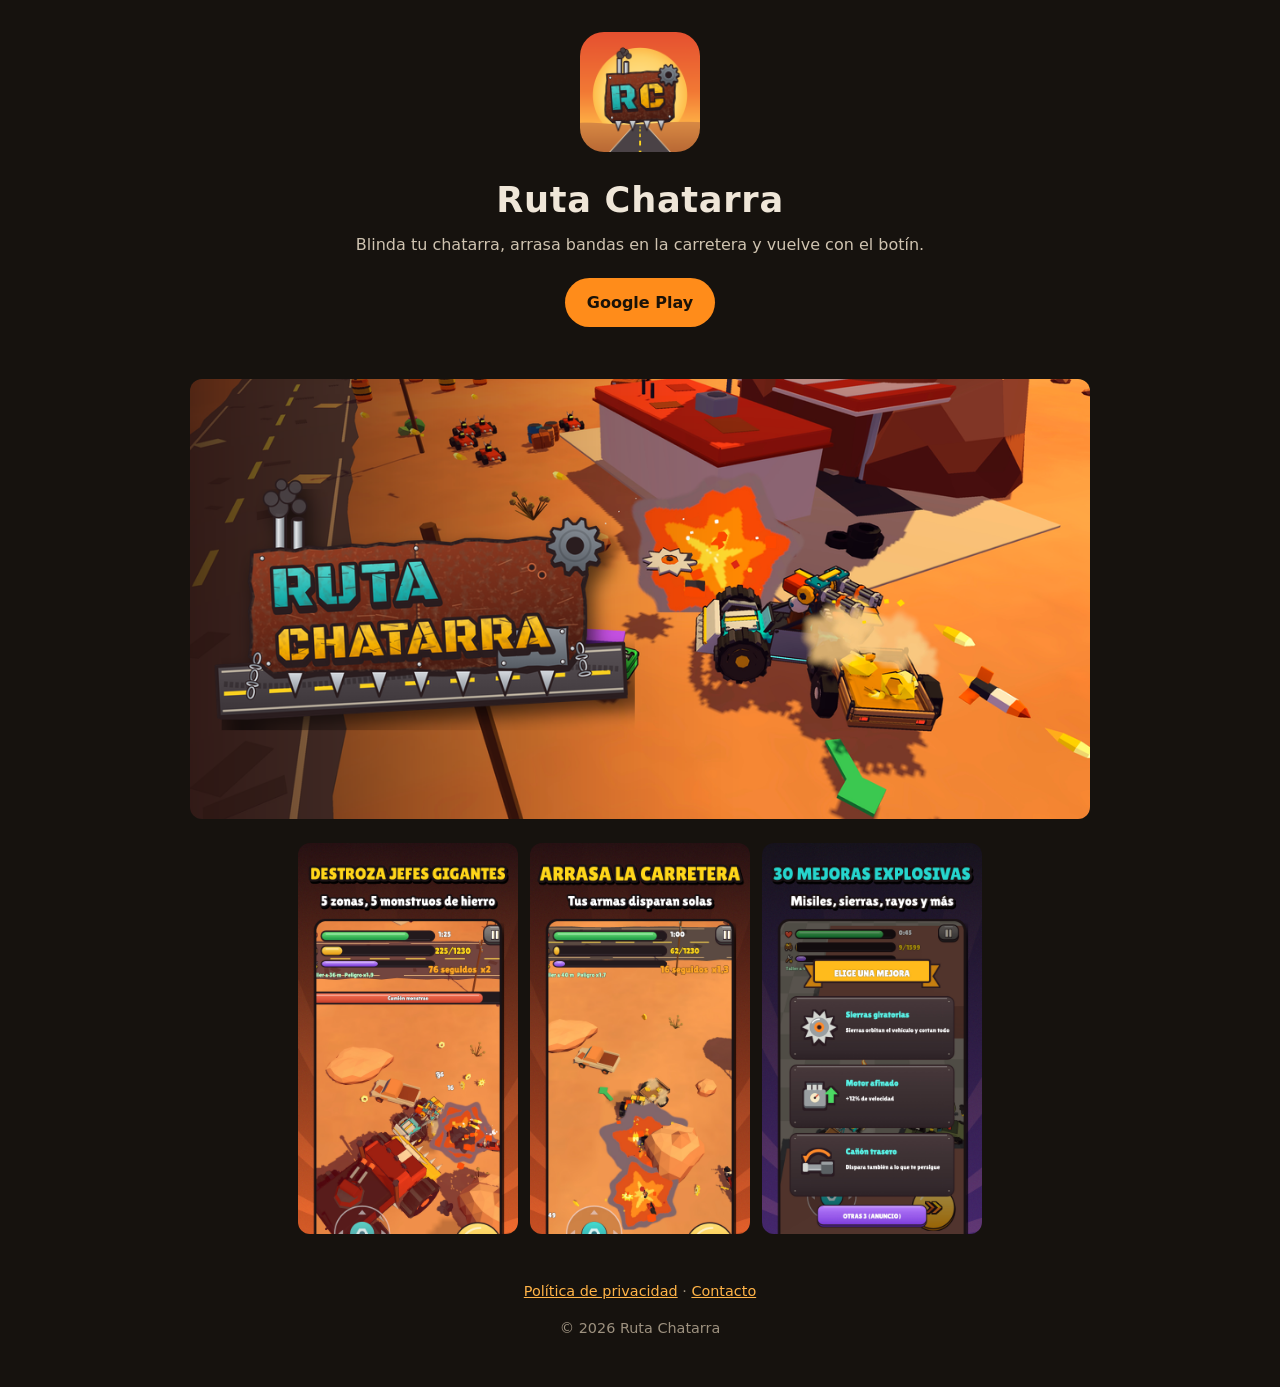
<file: index.html>
<!DOCTYPE html>
<html lang="es"><head><meta charset="utf-8"><meta name="viewport" content="width=device-width,initial-scale=1">
<title>Ruta Chatarra · Combate en Ruta</title>
<meta name="description" content="Ruta Chatarra: blinda tu chatarra, arrasa bandas en la carretera y vuelve con el botín. Juego para Android.">
<link rel="icon" href="img/icono.png"><link rel="stylesheet" href="estilo.css"></head>
<body>
<header class="hero">
<img class="logo" src="img/icono.png" alt="Icono de Ruta Chatarra">
<h1>Ruta Chatarra</h1>
<p>Blinda tu chatarra, arrasa bandas en la carretera y vuelve con el botín.</p>
<a class="boton" href="https://play.google.com/store/apps/details?id=com.rutachatarra.juego">Google Play</a>
</header>
<img class="banner" src="img/destacado.png" alt="Ruta Chatarra">
<section class="capturas">
<img src="img/01.png" alt="Captura 1"><img src="img/02.png" alt="Captura 2"><img src="img/03.png" alt="Captura 3">
</section>
<footer>
<p><a href="privacidad.html">Política de privacidad</a> · <a href="mailto:srfrododev@gmail.com">Contacto</a></p>
<p>© 2026 Ruta Chatarra</p>
</footer>
</body></html>
</file>
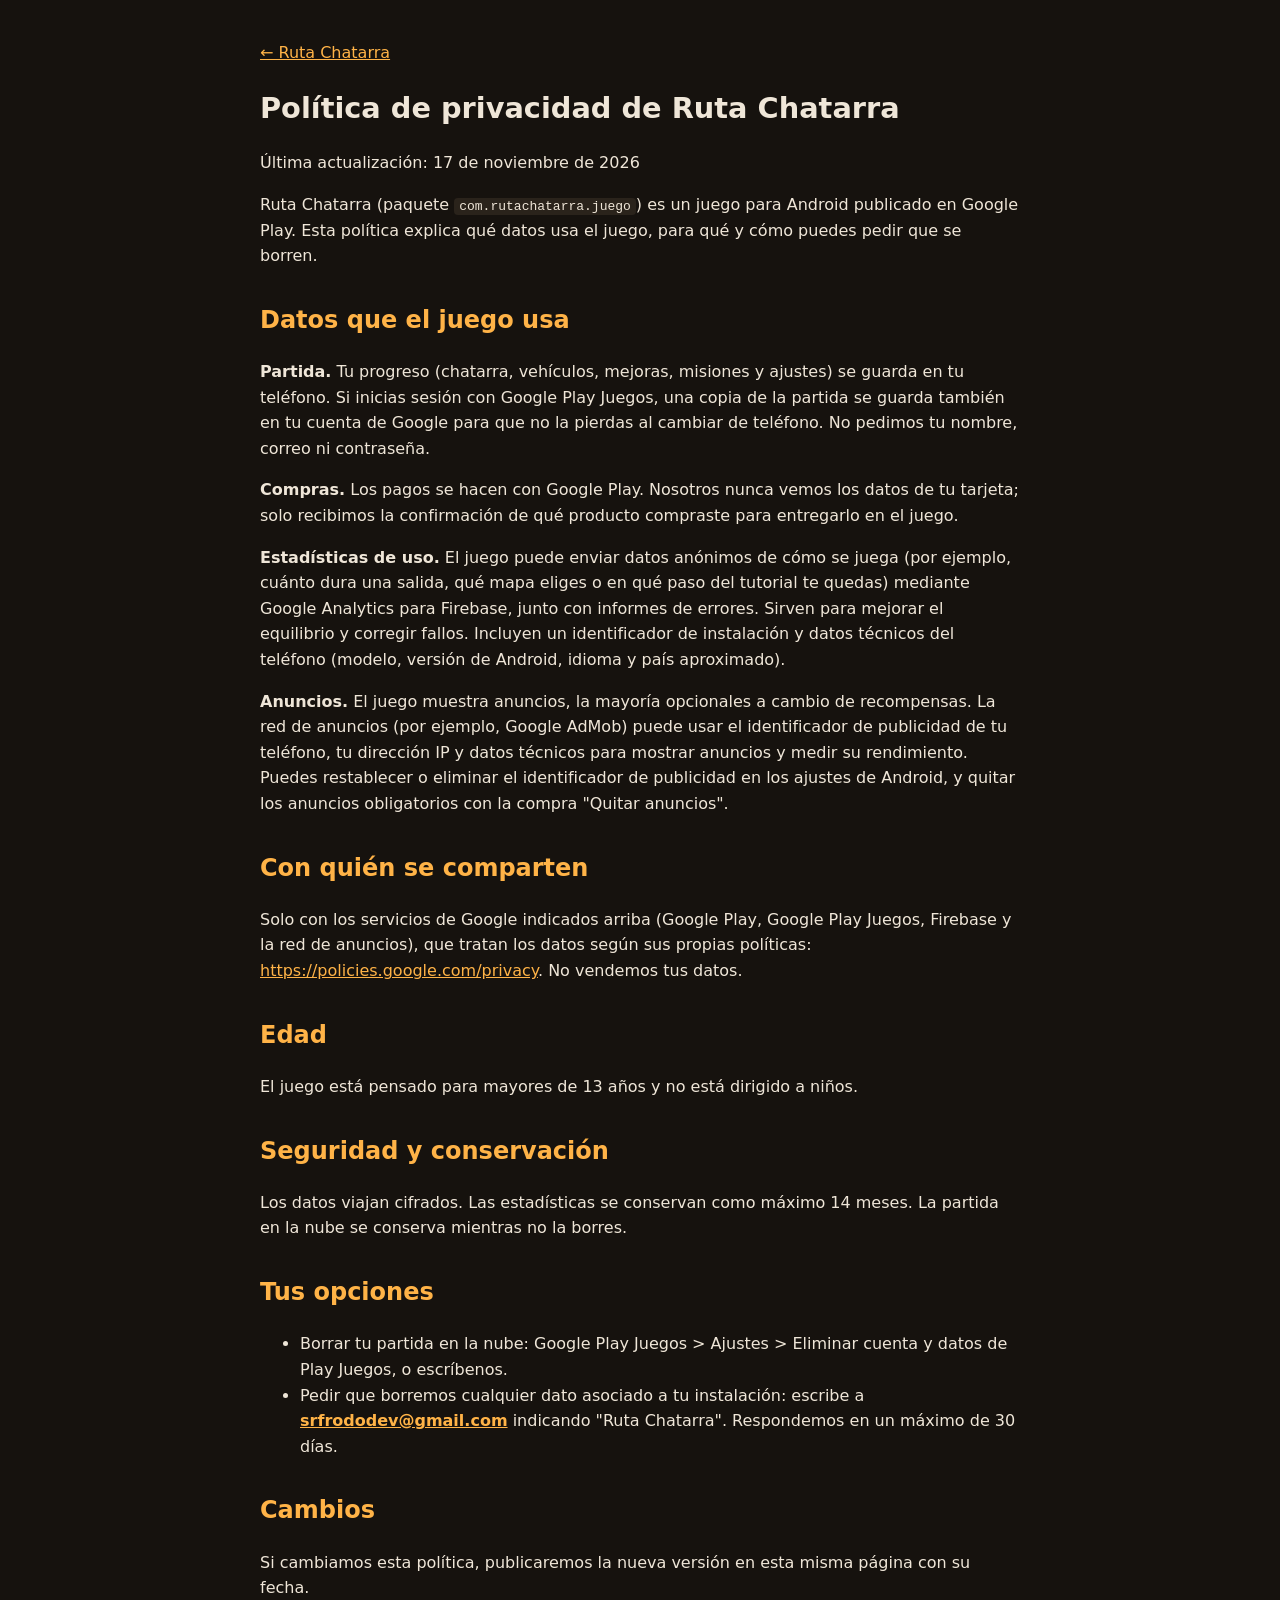
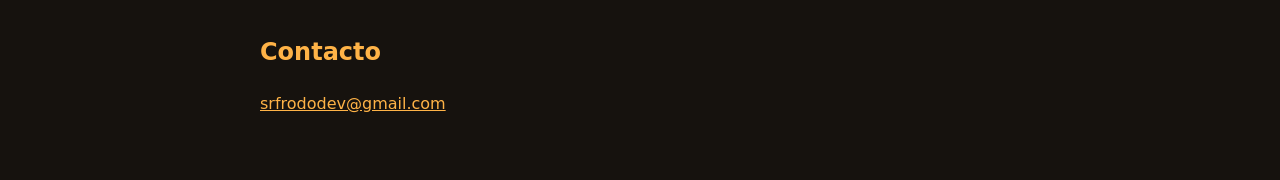
<file: privacidad.html>
<!DOCTYPE html>
<html lang="es"><head><meta charset="utf-8"><meta name="viewport" content="width=device-width,initial-scale=1">
<title>Política de privacidad · Ruta Chatarra</title><link rel="icon" href="img/icono.png"><link rel="stylesheet" href="estilo.css"></head>
<body><main class="texto"><p><a href="./">← Ruta Chatarra</a></p>
<h1>Política de privacidad de Ruta Chatarra</h1>
<p>Última actualización: 17 de noviembre de 2026</p>
<p>Ruta Chatarra (paquete <code>com.rutachatarra.juego</code>) es un juego para Android publicado en Google Play. Esta política explica qué datos usa el juego, para qué y cómo puedes pedir que se borren.</p>
<h2>Datos que el juego usa</h2>
<p><strong>Partida.</strong> Tu progreso (chatarra, vehículos, mejoras, misiones y ajustes) se guarda en tu teléfono. Si inicias sesión con Google Play Juegos, una copia de la partida se guarda también en tu cuenta de Google para que no la pierdas al cambiar de teléfono. No pedimos tu nombre, correo ni contraseña.</p>
<p><strong>Compras.</strong> Los pagos se hacen con Google Play. Nosotros nunca vemos los datos de tu tarjeta; solo recibimos la confirmación de qué producto compraste para entregarlo en el juego.</p>
<p><strong>Estadísticas de uso.</strong> El juego puede enviar datos anónimos de cómo se juega (por ejemplo, cuánto dura una salida, qué mapa eliges o en qué paso del tutorial te quedas) mediante Google Analytics para Firebase, junto con informes de errores. Sirven para mejorar el equilibrio y corregir fallos. Incluyen un identificador de instalación y datos técnicos del teléfono (modelo, versión de Android, idioma y país aproximado).</p>
<p><strong>Anuncios.</strong> El juego muestra anuncios, la mayoría opcionales a cambio de recompensas. La red de anuncios (por ejemplo, Google AdMob) puede usar el identificador de publicidad de tu teléfono, tu dirección IP y datos técnicos para mostrar anuncios y medir su rendimiento. Puedes restablecer o eliminar el identificador de publicidad en los ajustes de Android, y quitar los anuncios obligatorios con la compra "Quitar anuncios".</p>
<h2>Con quién se comparten</h2>
<p>Solo con los servicios de Google indicados arriba (Google Play, Google Play Juegos, Firebase y la red de anuncios), que tratan los datos según sus propias políticas: <a href="https://policies.google.com/privacy">https://policies.google.com/privacy</a>. No vendemos tus datos.</p>
<h2>Edad</h2>
<p>El juego está pensado para mayores de 13 años y no está dirigido a niños.</p>
<h2>Seguridad y conservación</h2>
<p>Los datos viajan cifrados. Las estadísticas se conservan como máximo 14 meses. La partida en la nube se conserva mientras no la borres.</p>
<h2>Tus opciones</h2>
<ul>
<li>Borrar tu partida en la nube: Google Play Juegos > Ajustes > Eliminar cuenta y datos de Play Juegos, o escríbenos.
<li>Pedir que borremos cualquier dato asociado a tu instalación: escribe a <strong><a href="mailto:srfrododev@gmail.com">srfrododev@gmail.com</a></strong> indicando "Ruta Chatarra". Respondemos en un máximo de 30 días.
</ul>
<h2>Cambios</h2>
<p>Si cambiamos esta política, publicaremos la nueva versión en esta misma página con su fecha.</p>
<h2>Contacto</h2>
<p><a href="mailto:srfrododev@gmail.com">srfrododev@gmail.com</a></p>
</main></body></html>
</file>
<file: estilo.css>
:root{color-scheme:dark}
body{margin:0;font-family:system-ui,-apple-system,"Segoe UI",Roboto,sans-serif;background:#16120e;color:#efe6d8;line-height:1.6}
a{color:#ffb347}
.hero{text-align:center;padding:32px 16px 8px}
.hero img.logo{width:120px;height:120px;border-radius:24px}
.hero h1{margin:12px 0 4px;font-size:2.2rem;letter-spacing:.02em}
.hero p{margin:0 auto;max-width:620px;color:#cfc3b0}
.banner{display:block;max-width:900px;width:100%;margin:24px auto;border-radius:12px}
.capturas{display:flex;gap:12px;justify-content:center;flex-wrap:wrap;padding:0 16px}
.capturas img{width:220px;border-radius:12px}
.boton{display:inline-block;margin:20px 0;padding:12px 22px;border-radius:999px;background:#ff8c1a;color:#1a1208;font-weight:700;text-decoration:none}
footer{text-align:center;padding:32px 16px;color:#9d917f;font-size:.9rem}
.texto{max-width:760px;margin:0 auto;padding:24px 18px 48px}
.texto h1{font-size:1.8rem}
.texto h2{margin-top:2rem;color:#ffb347}
code{background:#2a231b;padding:1px 5px;border-radius:4px}
</file>
